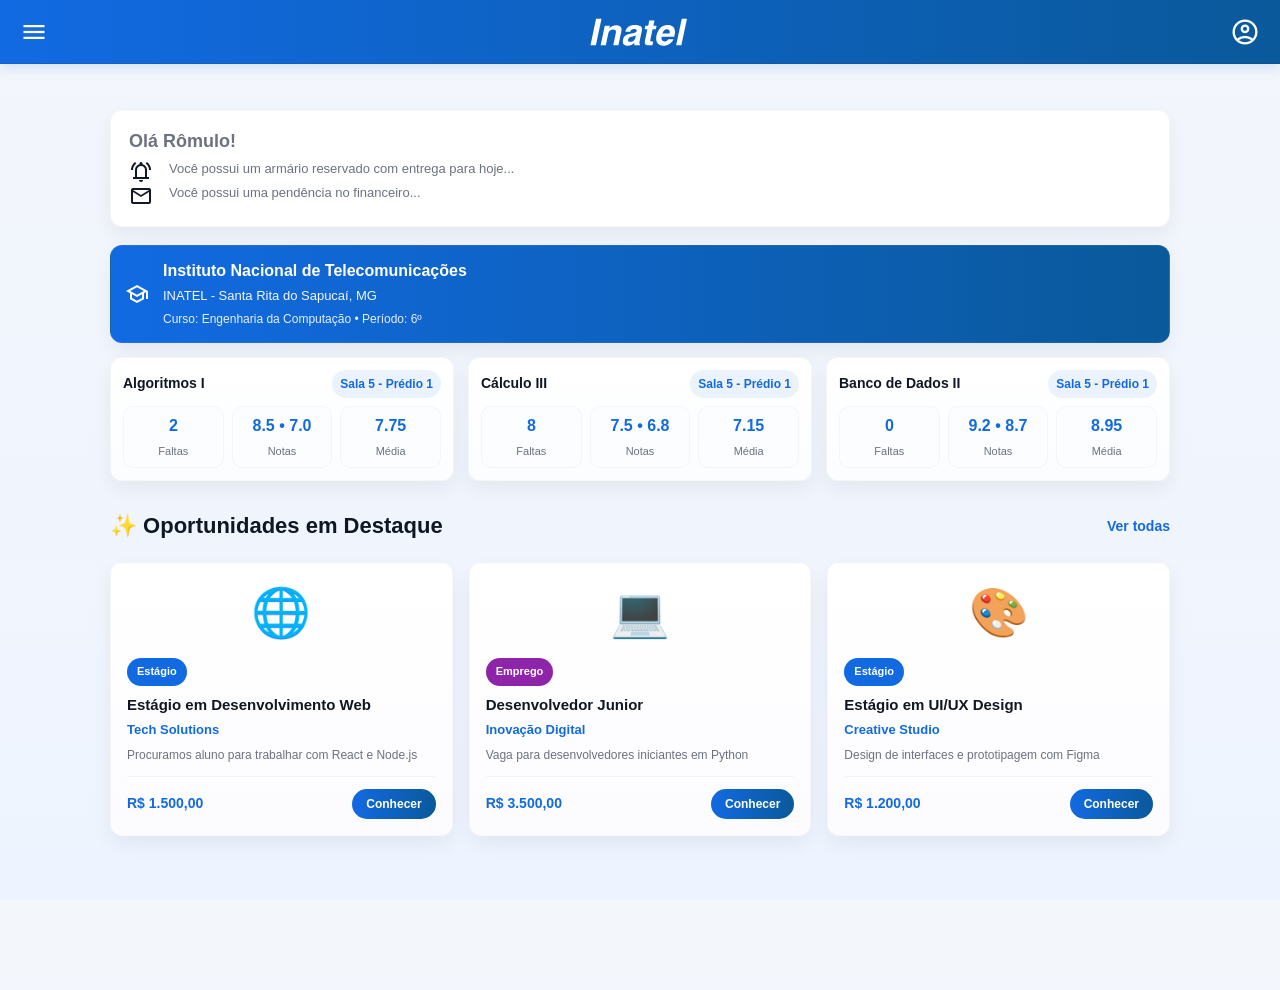
<file: index.html>
<!doctype html>
<html>
<head>
  <meta charset="utf-8" />
  <title>Dashboard App Inatel</title>
  <link rel="stylesheet" href="styles.css">
  <link rel="stylesheet" href="https://fonts.googleapis.com/css2?family=Material+Symbols+Outlined:opsz,wght,FILL,GRAD@20..48,100..700,0..1,-50..200" />
</head>
<body>
  <div id="menu_aba">
    <div id="menu_bot" onclick="closeMenu(); mostrarOportunidades();">Oportunidades</div>
  </div>

  <header id="head">   
    <div id="menu" onclick="openMenu()"><span class="material-symbols-outlined icoG">menu</span></div>
    <div id="logo"><svg class="svg_logo" xmlns="http://www.w3.org/2000/svg" viewBox="100 150 390 116"><path class="path_logo" d="M127.455,156.988h21.287l-21.859,102.835H105.69L127.455,156.988L127.455,156.988z M225.618,208.048	l-10.941,51.775H194.51l9.726-45.911c0.286-1.168,0.477-2.312,0.62-3.456c0.143-1.144,0.214-2.145,0.214-3.027	c0-2.86-0.834-4.982-2.527-6.412c-1.668-1.407-4.147-2.122-7.461-2.122c-5.078,0-9.392,1.406-12.968,4.219 c-3.552,2.836-5.888,6.698-6.96,11.633l-9.559,45.076h-20.31l16.186-75.946h19.905l-2.002,9.559 c3.957-3.886,8.105-6.794,12.491-8.701c4.362-1.907,9.011-2.86,13.945-2.86c6.508,0,11.656,1.501,15.447,4.529 c3.79,3.027,5.697,7.151,5.697,12.372c0,1.239-0.096,2.55-0.286,3.933S226.143,205.855,225.618,208.048L225.618,208.048z	 M282.709,222.636c-3.29,1.455-7.318,2.646-12.038,3.6c-4.744,0.954-7.557,1.55-8.438,1.788c-3.218,0.978-5.674,2.526-7.414,4.648	c-1.716,2.122-2.574,4.672-2.574,7.652c0,2.074,0.739,3.719,2.24,4.887c1.478,1.168,3.552,1.74,6.222,1.74	c5.078,0,9.487-1.574,13.206-4.721s6.15-7.342,7.271-12.61L282.709,222.636L282.709,222.636z M306.333,202.613l-9.154,43.145	c-0.238,1.313-0.405,2.432-0.524,3.361s-0.167,1.717-0.167,2.385c0,1.168,0.167,2.098,0.548,2.789 c0.381,0.715,1.049,1.406,2.026,2.098l-0.763,3.432h-21.025c-0.048-0.285-0.143-0.643-0.286-1.119	c-0.381-1.813-0.572-3.076-0.572-3.768c0-0.428,0.048-1,0.119-1.715c0.072-0.74,0.167-1.574,0.31-2.551	c-3.218,3.861-7.032,6.793-11.49,8.818c-4.458,2.027-9.344,3.053-14.708,3.053c-5.721,0-10.274-1.455-13.659-4.338	c-3.361-2.885-5.054-6.771-5.054-11.658c0-9.51,2.574-16.876,7.724-22.097c5.125-5.197,13.206-8.629,24.171-10.25	c1.788-0.287,4.195-0.645,7.271-1.049c10.131-1.168,15.185-4.53,15.185-10.108c0-2.098-0.834-3.623-2.527-4.577	c-1.669-0.954-4.338-1.43-8.033-1.43c-4.195,0-7.581,0.93-10.131,2.813c-2.574,1.883-4.052,4.529-4.481,7.914h-19.166	c1.359-8.2,5.292-14.684,11.824-19.451c6.507-4.768,14.731-7.151,24.672-7.151c8.987,0,15.971,1.454,20.954,4.362	s7.484,6.984,7.484,12.205c0,0.834-0.047,1.668-0.143,2.503C306.642,201.063,306.5,201.874,306.333,202.613L306.333,202.613z	 M335.081,163.281h20.31l-4.338,20.595h12.634l-3.004,14.303h-12.776l-8.844,42.026c0,0.238-0.048,0.547-0.144,0.93	c-0.095,0.404-0.144,0.668-0.144,0.811c0,1.119,0.549,1.93,1.67,2.406c1.119,0.502,3.051,0.74,5.792,0.74h4.409l-3.289,15.303	c-1.168,0.049-2.717,0.096-4.672,0.145c-3.528,0.094-5.84,0.143-6.913,0.143c-6.508,0-11.18-0.883-14.017-2.646	c-2.837-1.787-4.267-4.672-4.267-8.678c0-1.119,0.118-2.455,0.357-4.051c0.214-1.574,0.596-3.6,1.12-6.08l8.701-41.048h-10.752	l3.004-14.303h10.895L335.081,163.281L335.081,163.281z M432.339,227.213H383.4c-0.167,1.025-0.311,2.026-0.405,3.004	s-0.144,1.835-0.144,2.574c0,4.1,0.978,7.199,2.956,9.297s4.911,3.146,8.772,3.146c3.266,0,6.031-0.668,8.344-1.979	c2.313-1.334,4.434-3.48,6.389-6.46h20.309c-3.576,7.962-8.914,14.208-16.018,18.761c-7.105,4.553-14.994,6.842-23.695,6.842	c-8.63,0-15.424-2.551-20.43-7.676c-5.006-5.127-7.508-12.016-7.508-20.692c0-6.197,1.096-12.609,3.289-19.236	c2.17-6.627,5.077-12.325,8.725-17.092c4.172-5.435,9.059-9.559,14.588-12.348c5.531-2.789,11.633-4.195,18.283-4.195	c8.939,0,15.924,2.36,20.955,7.104c5.029,4.72,7.531,11.275,7.531,19.666c0,2.193-0.213,4.696-0.666,7.534	C434.246,218.322,433.458,222.232,432.339,227.213L432.339,227.213z M414.46,213.912c0.143-1.119,0.262-2.098,0.334-2.955	c0.07-0.858,0.096-1.55,0.096-2.05c0-3.385-0.979-6.031-2.957-7.914s-4.768-2.813-8.344-2.813c-4.146,0-7.676,1.335-10.607,4.005	s-5.172,6.579-6.697,11.728H414.46L414.46,213.912z M461.826,156.988h20.311l-21.932,102.835h-20.262L461.826,156.988	L461.826,156.988z"></path></svg></div>
    <div id="perfil"><span class="material-symbols-outlined icoG">account_circle</span></div>
  </header>

  <main>
    <div id="conteudo_principal">
      <div id="mensagens">
        <div id="user_name" class="font"><b>Olá Rômulo!</b></div>
        <div id="mns_box">
          <div id="icon"><span class="material-symbols-outlined icoP">notifications_active</span></div>
          <div id="mns" class="font">Você possui um armário reservado com entrega para hoje...</div>
        </div>
        <div id="mns_box">
          <div id="icon"><span class="material-symbols-outlined icoP">mail</span></div>
          <div id="mns" class="font">Você possui uma pendência no financeiro...</div>
        </div>
      </div>

      <div class="info-faculdade">
        <div class="info-card">
          <span class="material-symbols-outlined info-icon">school</span>
          <div class="info-content">
            <h4>Instituto Nacional de Telecomunicações</h4>
            <p>INATEL - Santa Rita do Sapucaí, MG</p>
            <small class="info-mini">Curso: Engenharia da Computação • Período: 6º</small>
          </div>
        </div>

        <div id="materias_container" class="stats-container"></div>
      </div>

      <div class="oportunidades-destaque">
        <div class="destaque-header">
          <h2>✨ Oportunidades em Destaque</h2>
          <a href="#" onclick="mostrarOportunidades(); return false;" class="ver-mais">Ver todas</a>
        </div>
        <div id="destaque_container" class="destaque-grid"></div>
      </div>

      <aulas-component id="componente"></aulas-component>

      <div class="carousel-container">
        <div class="carousel"></div>
        
      </div>
    </div>

    <div id="oportunidades_container" style="display: none;">
      <div class="oportunidades-header">
        <div style="display:flex; justify-content:space-between; align-items:center; padding:30px 20px;">
          <h1>🚀 Oportunidades</h1>
          <button class="btn-voltar" onclick="voltarDashboard()"><span class="material-symbols-outlined">arrow_back</span></button>
        </div>
      </div>

      <div class="filtros-container">
        <div class="filtro-grupo">
          <label for="filtro-tipo">Tipo:</label>
          <select id="filtro-tipo" class="filtro-select" onchange="aplicarFiltros()">
            <option value="Todos">Todos</option>
            <option value="Estágio">Estágio</option>
            <option value="Emprego">Emprego</option>
          </select>
        </div>

        <div class="filtro-grupo">
          <label for="filtro-busca">Buscar:</label>
          <input id="filtro-busca" class="filtro-input" type="text" placeholder="Digite título ou empresa..." onkeyup="aplicarFiltros()" />
        </div>
      </div>

      <div id="lista_oportunidades" class="oportunidades-lista"></div>
    </div>
  </main>

  <script src="javascript.js"></script>
</body>
</html>
</file>
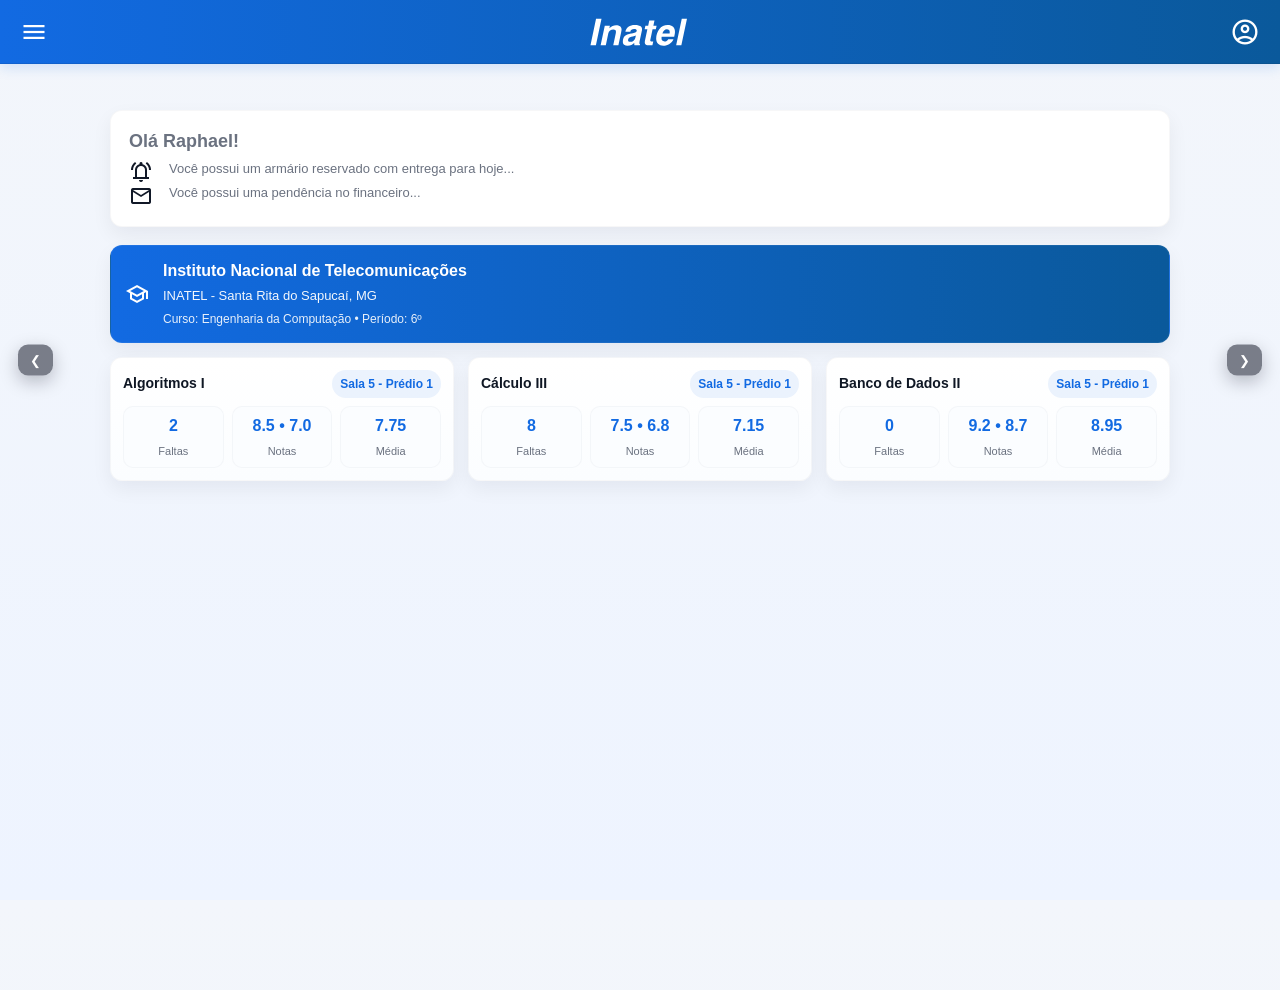
<file: pagina.html>
<!doctype html>
<html>
<head>
  <meta charset="utf-8" />
  <title>Dashboard App Inatel</title>
  <link rel="stylesheet" href="styles.css">
  <link rel="stylesheet" href="https://fonts.googleapis.com/css2?family=Material+Symbols+Outlined:opsz,wght,FILL,GRAD@20..48,100..700,0..1,-50..200" />
</head>
<body>
  <div id="menu_aba">
    <div id="menu_bot" onclick="closeMenu(); temaInatel();">Tema Inatel</div>
    <div id="menu_bot" onclick="closeMenu(); temaLim();">Tema Limão</div>
    <div id="menu_bot" onclick="closeMenu(); temaDark();">Tema Dark</div>
    <div id="menu_bot" onclick="closeMenu(); mostrarOportunidades();">Oportunidades</div>
  </div>

  <header id="head">   
    <div id="menu" onclick="openMenu()"><span class="material-symbols-outlined icoG">menu</span></div>
    <div id="logo"><svg class="svg_logo" xmlns="http://www.w3.org/2000/svg" viewBox="100 150 390 116"><path class="path_logo" d="M127.455,156.988h21.287l-21.859,102.835H105.69L127.455,156.988L127.455,156.988z M225.618,208.048	l-10.941,51.775H194.51l9.726-45.911c0.286-1.168,0.477-2.312,0.62-3.456c0.143-1.144,0.214-2.145,0.214-3.027	c0-2.86-0.834-4.982-2.527-6.412c-1.668-1.407-4.147-2.122-7.461-2.122c-5.078,0-9.392,1.406-12.968,4.219 c-3.552,2.836-5.888,6.698-6.96,11.633l-9.559,45.076h-20.31l16.186-75.946h19.905l-2.002,9.559 c3.957-3.886,8.105-6.794,12.491-8.701c4.362-1.907,9.011-2.86,13.945-2.86c6.508,0,11.656,1.501,15.447,4.529 c3.79,3.027,5.697,7.151,5.697,12.372c0,1.239-0.096,2.55-0.286,3.933S226.143,205.855,225.618,208.048L225.618,208.048z	 M282.709,222.636c-3.29,1.455-7.318,2.646-12.038,3.6c-4.744,0.954-7.557,1.55-8.438,1.788c-3.218,0.978-5.674,2.526-7.414,4.648	c-1.716,2.122-2.574,4.672-2.574,7.652c0,2.074,0.739,3.719,2.24,4.887c1.478,1.168,3.552,1.74,6.222,1.74	c5.078,0,9.487-1.574,13.206-4.721s6.15-7.342,7.271-12.61L282.709,222.636L282.709,222.636z M306.333,202.613l-9.154,43.145	c-0.238,1.313-0.405,2.432-0.524,3.361s-0.167,1.717-0.167,2.385c0,1.168,0.167,2.098,0.548,2.789 c0.381,0.715,1.049,1.406,2.026,2.098l-0.763,3.432h-21.025c-0.048-0.285-0.143-0.643-0.286-1.119	c-0.381-1.813-0.572-3.076-0.572-3.768c0-0.428,0.048-1,0.119-1.715c0.072-0.74,0.167-1.574,0.31-2.551	c-3.218,3.861-7.032,6.793-11.49,8.818c-4.458,2.027-9.344,3.053-14.708,3.053c-5.721,0-10.274-1.455-13.659-4.338	c-3.361-2.885-5.054-6.771-5.054-11.658c0-9.51,2.574-16.876,7.724-22.097c5.125-5.197,13.206-8.629,24.171-10.25	c1.788-0.287,4.195-0.645,7.271-1.049c10.131-1.168,15.185-4.53,15.185-10.108c0-2.098-0.834-3.623-2.527-4.577	c-1.669-0.954-4.338-1.43-8.033-1.43c-4.195,0-7.581,0.93-10.131,2.813c-2.574,1.883-4.052,4.529-4.481,7.914h-19.166	c1.359-8.2,5.292-14.684,11.824-19.451c6.507-4.768,14.731-7.151,24.672-7.151c8.987,0,15.971,1.454,20.954,4.362	s7.484,6.984,7.484,12.205c0,0.834-0.047,1.668-0.143,2.503C306.642,201.063,306.5,201.874,306.333,202.613L306.333,202.613z	 M335.081,163.281h20.31l-4.338,20.595h12.634l-3.004,14.303h-12.776l-8.844,42.026c0,0.238-0.048,0.547-0.144,0.93	c-0.095,0.404-0.144,0.668-0.144,0.811c0,1.119,0.549,1.93,1.67,2.406c1.119,0.502,3.051,0.74,5.792,0.74h4.409l-3.289,15.303	c-1.168,0.049-2.717,0.096-4.672,0.145c-3.528,0.094-5.84,0.143-6.913,0.143c-6.508,0-11.18-0.883-14.017-2.646	c-2.837-1.787-4.267-4.672-4.267-8.678c0-1.119,0.118-2.455,0.357-4.051c0.214-1.574,0.596-3.6,1.12-6.08l8.701-41.048h-10.752	l3.004-14.303h10.895L335.081,163.281L335.081,163.281z M432.339,227.213H383.4c-0.167,1.025-0.311,2.026-0.405,3.004	s-0.144,1.835-0.144,2.574c0,4.1,0.978,7.199,2.956,9.297s4.911,3.146,8.772,3.146c3.266,0,6.031-0.668,8.344-1.979	c2.313-1.334,4.434-3.48,6.389-6.46h20.309c-3.576,7.962-8.914,14.208-16.018,18.761c-7.105,4.553-14.994,6.842-23.695,6.842	c-8.63,0-15.424-2.551-20.43-7.676c-5.006-5.127-7.508-12.016-7.508-20.692c0-6.197,1.096-12.609,3.289-19.236	c2.17-6.627,5.077-12.325,8.725-17.092c4.172-5.435,9.059-9.559,14.588-12.348c5.531-2.789,11.633-4.195,18.283-4.195	c8.939,0,15.924,2.36,20.955,7.104c5.029,4.72,7.531,11.275,7.531,19.666c0,2.193-0.213,4.696-0.666,7.534	C434.246,218.322,433.458,222.232,432.339,227.213L432.339,227.213z M414.46,213.912c0.143-1.119,0.262-2.098,0.334-2.955	c0.07-0.858,0.096-1.55,0.096-2.05c0-3.385-0.979-6.031-2.957-7.914s-4.768-2.813-8.344-2.813c-4.146,0-7.676,1.335-10.607,4.005	s-5.172,6.579-6.697,11.728H414.46L414.46,213.912z M461.826,156.988h20.311l-21.932,102.835h-20.262L461.826,156.988	L461.826,156.988z"></path></svg></div>
    <div id="perfil"><span class="material-symbols-outlined icoG">account_circle</span></div>
  </header>

  <main>
    <div id="conteudo_principal">
      <div id="mensagens">
        <div id="user_name" class="font"><b>Olá Raphael!</b></div>
        <div id="mns_box">
          <div id="icon"><span class="material-symbols-outlined icoP">notifications_active</span></div>
          <div id="mns" class="font">Você possui um armário reservado com entrega para hoje...</div>
        </div>
        <div id="mns_box">
          <div id="icon"><span class="material-symbols-outlined icoP">mail</span></div>
          <div id="mns" class="font">Você possui uma pendência no financeiro...</div>
        </div>
      </div>

      <div class="info-faculdade">
        <div class="info-card">
          <span class="material-symbols-outlined info-icon">school</span>
          <div class="info-content">
            <h4>Instituto Nacional de Telecomunicações</h4>
            <p>INATEL - Santa Rita do Sapucaí, MG</p>
            <small class="info-mini">Curso: Engenharia da Computação • Período: 6º</small>
          </div>
        </div>

        <div id="materias_container" class="stats-container"></div>
      </div>

      <aulas-component id="componente"></aulas-component>

      <div class="carousel-container">
        <div class="carousel"></div>
        <button id="prevBtn">❮</button>
        <button id="nextBtn">❯</button>
      </div>
    </div>

    <div id="oportunidades_container" style="display: none;">
      <div class="oportunidades-header">
        <div style="display:flex; justify-content:space-between; align-items:center; padding:30px 20px;">
          <h1>🚀 Oportunidades</h1>
          <button class="btn-voltar" onclick="voltarDashboard()"><span class="material-symbols-outlined">arrow_back</span></button>
        </div>
      </div>

      <div class="filtros-container">
        <div class="filtro-grupo">
          <label for="filtro-tipo">Tipo:</label>
          <select id="filtro-tipo" class="filtro-select" onchange="aplicarFiltros()">
            <option value="Todos">Todos</option>
            <option value="Estágio">Estágio</option>
            <option value="Emprego">Emprego</option>
          </select>
        </div>

        <div class="filtro-grupo">
          <label for="filtro-busca">Buscar:</label>
          <input id="filtro-busca" class="filtro-input" type="text" placeholder="Digite título ou empresa..." onkeyup="aplicarFiltros()" />
        </div>
      </div>

      <div id="lista_oportunidades" class="oportunidades-lista"></div>
    </div>
  </main>

  <script src="javascript.js"></script>
</body>
</html>
</file>
<file: styles.css>
:root{
  --bg: #f3f6fb;
  --card: #ffffff;
  --muted: #6b7280;
  --accent: #126ae2;
  --accent-2: #0a599b;
  --glass: rgba(255,255,255,0.6);
  --radius: 12px;
  --shadow-soft: 0 8px 20px rgba(16,24,40,0.06);
  --shadow-hover: 0 12px 30px rgba(16,24,40,0.09);
}

@import url('https://fonts.googleapis.com/css2?family=Inter:wght@300;400;600;700&display=swap');

*{box-sizing:border-box}
html,body{height:100%}
body{
  margin:0;
  background:linear-gradient(180deg,var(--bg) 0%, #eef4ff 100%);
  font-family:"Inter", "Arimo", sans-serif;
  color: #111827;
  -webkit-font-smoothing:antialiased;
  -moz-osx-font-smoothing:grayscale;
  line-height:1.4;
}

/* app container centered */
main{max-width:1100px;margin:90px auto;padding:20px}

/* ...existing code... */

/* header */
header{
  position:fixed;left:0;right:0;top:0;height:64px;
  background:linear-gradient(90deg, var(--accent) 0%, var(--accent-2) 100%);
  display:flex;align-items:center;justify-content:space-between;
  padding:0 20px;border-bottom:1px solid rgba(16,24,40,0.1);
  z-index:120;
  box-shadow: 0 4px 12px rgba(18,106,226,0.15);
}
#menu{cursor:pointer;display:flex;align-items:center;gap:8px}
#menu .material-symbols-outlined{font-size:28px;color:white}
#logo{
  flex:1;
  text-align:center;
  display:flex;
  align-items:center;
  justify-content:center;
}
.svg_logo{width:100px;height:auto;opacity:1;filter:brightness(0) invert(1)}
#perfil{cursor:pointer}
#perfil .material-symbols-outlined{font-size:30px;color:white}

/* ...existing code... */

/* menu overlay */
#menu_aba{
  display:none;position:fixed;inset:0;background:linear-gradient(180deg, rgba(8,23,48,0.02), rgba(255,255,255,0.95));
  padding-top:64px;z-index:150;overflow:auto;
}
#menu_bot{
  padding:18px 22px;cursor:pointer;color:var(--accent);font-weight:600;
  border-bottom:1px solid rgba(16,24,40,0.04);background:transparent;
}
#menu_bot:hover{background:rgba(18,106,226,0.04)}

/* widgets and cards */
#mensagens{background:var(--card);padding:18px;border-radius:12px;box-shadow:var(--shadow-soft);margin-bottom:18px;border:1px solid rgba(16,24,40,0.03)}
#user_name{font-size:18px;margin:0 0 6px 0;font-weight:700}
#mns_box{display:flex;gap:12px;align-items:flex-start}
#icon{min-width:28px}
.font{font-size:13px;color:var(--muted)}

/* faculdade info */
.info-faculdade{display:grid;grid-template-columns:1fr;gap:14px;margin-bottom:18px}
.info-card{
  display:flex;gap:14px;align-items:center;padding:14px;border-radius:12px;
  background:linear-gradient(90deg,var(--accent) 0%, var(--accent-2) 100%);
  color:white;box-shadow:var(--shadow-soft);border:1px solid rgba(255,255,255,0.06);
}
.info-icon{font-size:40px}
.info-content h4{margin:0;font-size:16px;font-weight:700}
.info-content p{margin:4px 0 0;font-size:13px;opacity:0.95}
.info-mini{display:block;font-size:12px;margin-top:6px;opacity:0.9}

/* materias grid */
.stats-container{
  display:grid;
  grid-template-columns:repeat(3,1fr);
  gap:14px;
}
@media (max-width:1000px){.stats-container{grid-template-columns:repeat(2,1fr)}}
@media (max-width:640px){.stats-container{grid-template-columns:1fr}}

/* materia card */
.materia-card{
  background:linear-gradient(180deg,var(--card) 0%, #fbfdff 100%);
  border-radius:var(--radius);padding:12px;border:1px solid rgba(16,24,40,0.03);
  box-shadow:var(--shadow-soft);transition:transform .22s ease, box-shadow .22s ease;
  display:flex;flex-direction:column;gap:8px;
}
.materia-card:hover{transform:translateY(-6px);box-shadow:var(--shadow-hover)}
.materia-header{display:flex;justify-content:space-between;align-items:center}
.materia-nome{font-weight:700;font-size:14px;color:#0f1724}
.materia-sala{font-size:12px;padding:6px 8px;border-radius:999px;background:rgba(18,106,226,0.08);color:var(--accent);font-weight:600}
.materia-body{display:flex;gap:8px;align-items:center;justify-content:space-between;flex-wrap:wrap}
.materia-item{flex:1;min-width:90px;text-align:center;padding:8px;border-radius:10px;background:#fbfdff;border:1px solid rgba(14,41,84,0.03)}
.materia-value{font-size:16px;font-weight:800;color:var(--accent)}
.materia-label{font-size:11px;color:var(--muted);margin-top:6px}

/* carousel */
.carousel-container{margin-top:10px}
.carousel-container button{position:absolute;top:40%;transform:translateY(-50%);background:rgba(2,6,23,0.5);color:white;padding:8px 12px;border-radius:10px;box-shadow:0 6px 18px rgba(2,6,23,0.25);border:none}
#prevBtn{left:18px}#nextBtn{right:18px}

/* Oportunidades refinadas */
.oportunidades-header{margin:0 0 14px;border-radius:12px;padding:18px;background:linear-gradient(90deg,var(--accent) 0%, var(--accent-2) 100%);color:white;box-shadow:var(--shadow-soft)}
.filtros-container{background:var(--card);padding:16px;border-radius:12px;margin-bottom:16px;display:flex;gap:12px;align-items:center;box-shadow:var(--shadow-soft)}
.filtro-grupo{flex:1;min-width:180px}
.filtro-select,.filtro-input{width:100%;padding:12px;border-radius:10px;border:1px solid rgba(16,24,40,0.06);font-size:14px}
.filtro-select:focus,.filtro-input:focus{outline:none;box-shadow:0 6px 18px rgba(18,106,226,0.08);border-color:var(--accent)}

/* oportunidade card */
.oportunidade-card{display:flex;flex-direction:column;gap:12px;padding:18px;border-radius:12px;background:var(--card);box-shadow:var(--shadow-soft);border:1px solid rgba(16,24,40,0.03);transition:transform .18s ease,box-shadow .18s ease}
.oportunidade-card:hover{transform:translateY(-6px);box-shadow:var(--shadow-hover)}
.card-header{display:flex;gap:14px;align-items:center}
.card-icon{font-size:36px;min-width:46px;text-align:center}
.card-info-header .badge{font-size:12px;padding:6px 10px;border-radius:999px}
.card-titulo{margin:6px 0 0;font-size:16px;font-weight:700}
.card-empresa{margin:4px 0 0;color:var(--accent);font-weight:600}
.card-descricao{color:var(--muted);font-size:13px}
.card-details{display:flex;gap:16px;padding:12px;background:linear-gradient(180deg,#fbfdff,#f7fbff);border-radius:10px}
.detail-item{display:flex;gap:10px;align-items:flex-start}
.detail-item .material-symbols-outlined{color:var(--accent);font-size:20px}
.card-footer{text-align:right}
.btn-candidatar{background:linear-gradient(90deg,var(--accent) 0%, var(--accent-2) 100%);color:white;padding:10px 18px;border-radius:999px;border:none;cursor:pointer;font-weight:700}
.btn-candidatar:hover{transform:scale(1.02);box-shadow:0 10px 30px rgba(18,106,226,0.18)}

/* Oportunidades em destaque */
.oportunidades-destaque {
  margin: 30px 0;
}

.destaque-header {
  display: flex;
  justify-content: space-between;
  align-items: center;
  margin-bottom: 20px;
}

.destaque-header h2 {
  margin: 0;
  font-size: 22px;
  font-weight: 700;
  color: #0f1724;
}

.ver-mais {
  color: var(--accent);
  text-decoration: none;
  font-weight: 600;
  font-size: 14px;
  transition: 0.2s;
}

.ver-mais:hover {
  text-decoration: underline;
}

.destaque-grid {
  display: grid;
  grid-template-columns: repeat(3, 1fr);
  gap: 16px;
}

@media (max-width: 1000px) {
  .destaque-grid { grid-template-columns: repeat(2, 1fr); }
}

@media (max-width: 640px) {
  .destaque-grid { grid-template-columns: 1fr; }
}

.destaque-card {
  background: linear-gradient(180deg, var(--card) 0%, #fcfcff 100%);
  border-radius: 12px;
  padding: 16px;
  border: 1px solid rgba(16,24,40,0.03);
  box-shadow: var(--shadow-soft);
  transition: all 0.3s ease;
  animation: slideUp 0.5s ease forwards;
  opacity: 0;
  position: relative;
}

@keyframes slideUp {
  to { opacity: 1; transform: translateY(0); }
  from { opacity: 0; transform: translateY(20px); }
}

.destaque-card:hover {
  transform: translateY(-8px);
  box-shadow: var(--shadow-hover);
}

.destaque-imagem {
  font-size: 48px;
  margin-bottom: 12px;
  text-align: center;
}

.destaque-badge {
  display: inline-block;
  color: white;
  padding: 6px 10px;
  border-radius: 999px;
  font-size: 11px;
  font-weight: 700;
  margin-bottom: 8px;
}

.destaque-titulo {
  margin: 0 0 6px;
  font-size: 15px;
  font-weight: 700;
  color: #0f1724;
}

.destaque-empresa {
  margin: 0 0 8px;
  font-size: 13px;
  color: var(--accent);
  font-weight: 600;
}

.destaque-desc {
  margin: 0 0 12px;
  font-size: 12px;
  color: var(--muted);
  line-height: 1.4;
}

.destaque-footer {
  display: flex;
  justify-content: space-between;
  align-items: center;
  gap: 10px;
  padding-top: 12px;
  border-top: 1px solid rgba(16,24,40,0.03);
}

.destaque-bolsa {
  font-weight: 700;
  font-size: 14px;
  color: var(--accent);
}

.btn-conhecer {
  background: linear-gradient(90deg, var(--accent) 0%, var(--accent-2) 100%);
  color: white;
  border: none;
  padding: 8px 14px;
  border-radius: 999px;
  cursor: pointer;
  font-weight: 600;
  font-size: 12px;
  transition: 0.2s;
}

.btn-conhecer:hover {
  transform: scale(1.05);
}

/* empty state */
.vazio{padding:36px;text-align:center;color:var(--muted)}

/* small tweaks */
.material-symbols-outlined{vertical-align:middle}
a,button{font-family:inherit}

/* responsive adjustments */
@media (max-width:420px){
  header{padding:0 12px}
  .card-details{flex-direction:column}
  .materia-body{flex-direction:column;align-items:stretch}
}
</file>
